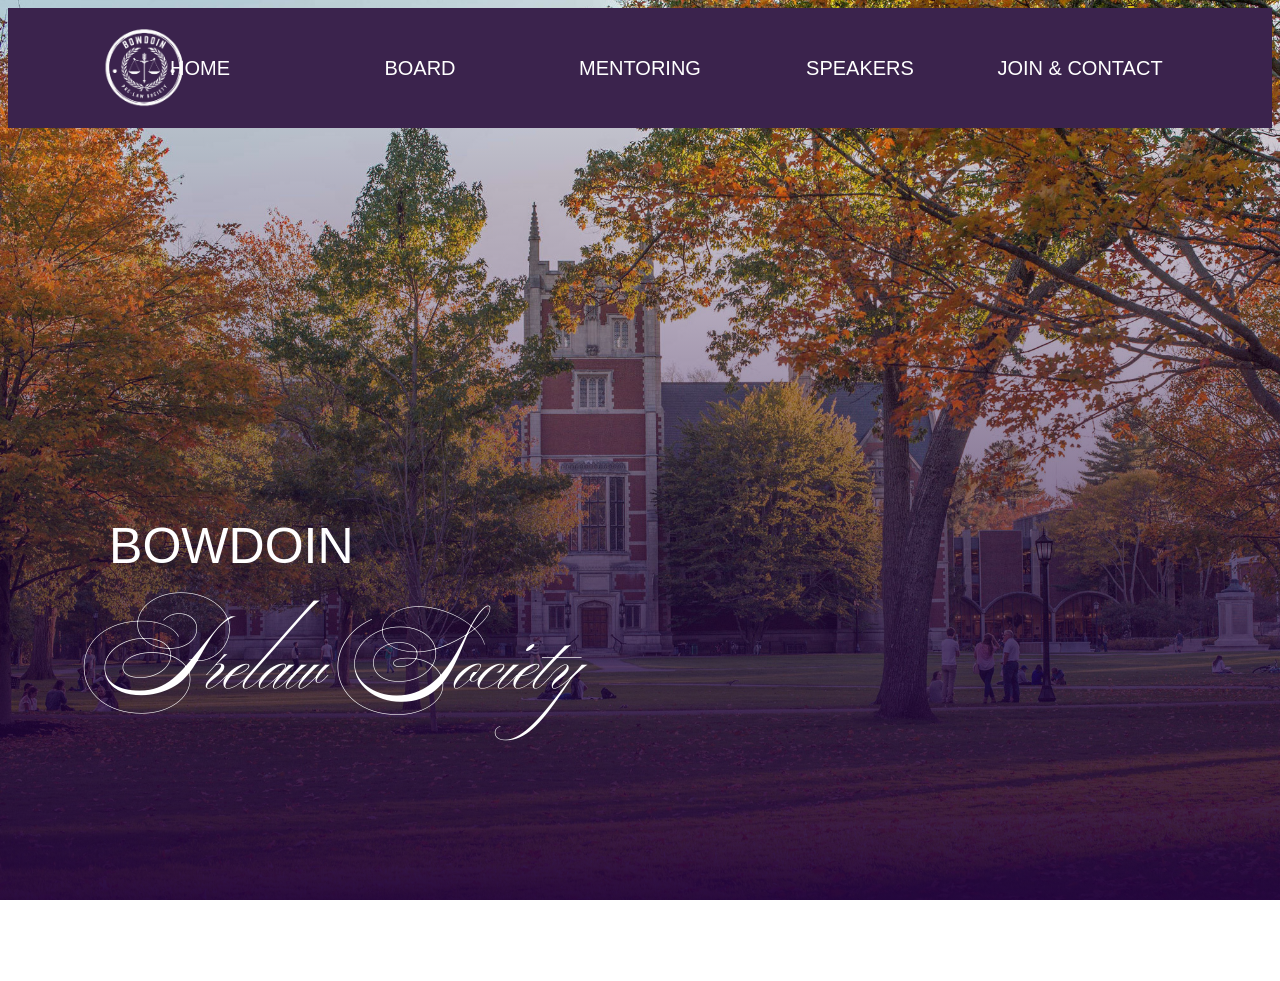
<file: index.html>
<!DOCTYPE html>
<html lang="en">
<head>
    <meta charset="UTF-8">
    <meta name="viewport" content="width=device-width, initial-scale=1.0">
    <title>Home</title>
    <link rel="stylesheet" href="./home.css"> 
    <link rel="preconnect" href="https://fonts.googleapis.com">
    <link rel="preconnect" href="https://fonts.gstatic.com" crossorigin>
    <link href="https://fonts.googleapis.com/css2?family=Ballet&display=swap" rel="stylesheet">
</head>
<body>
    <div class="flexx">
        <div class="logo"><img src="images/prelaw.png"></div>
        <div class="navbar"><a href="./index.html">HOME</a></div>
        <div class="navbar"><a href="./board.html">BOARD</a></div>
        <div class="navbar"><a href="./mentoring.html">MENTORING</a></div>
        <div class="navbar"><a href="./speakers.html">SPEAKERS</a></div>
        <div class="navbar"><a href="./join&contact.html">JOIN & CONTACT</a></div>
    </div>
    <div class="title1">
        <p>BOWDOIN</p>
    </div>
    <div class="title2">
        <p>Prelaw Society</p>
    </div>
    <footer style="color: white; text-align: right;">Built by Jenna Lam '28</footer>
</body>
</html>
</file>
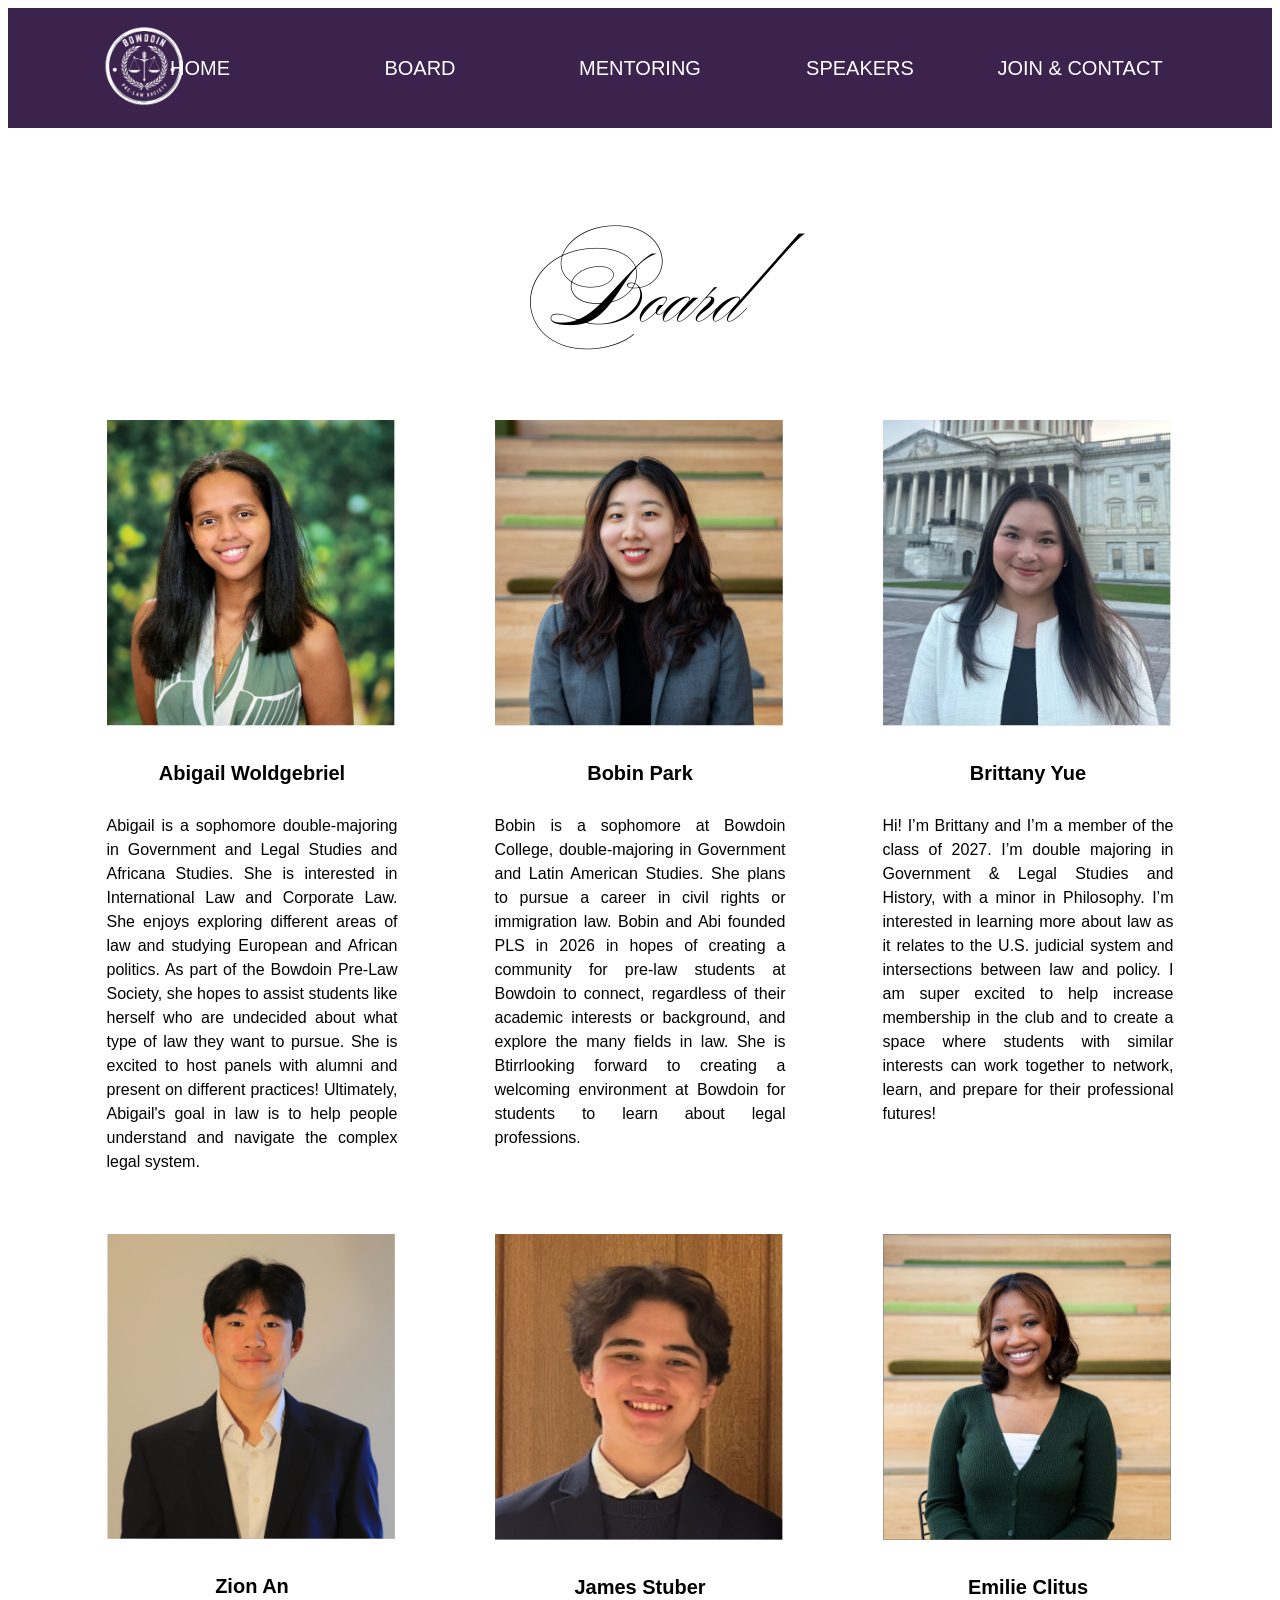
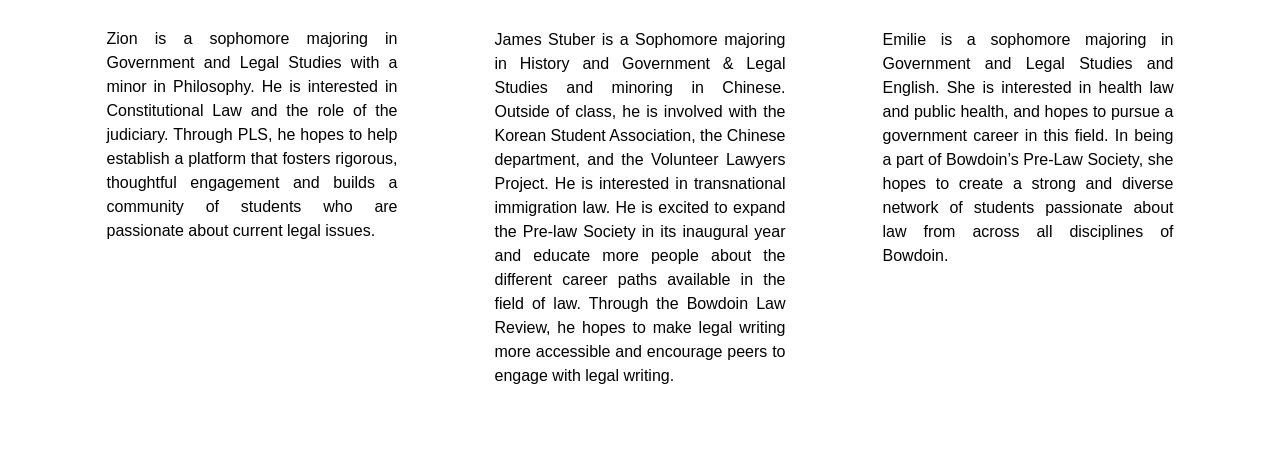
<file: board.html>
<!DOCTYPE html>
<html lang="en">
<head>
    <meta charset="UTF-8">
    <meta name="viewport" content="width=device-width, initial-scale=1.0">
    <title>Board</title>
    <link rel="stylesheet" href="./pages.css"
    <link rel="preconnect" href="https://fonts.googleapis.com">
    <link rel="preconnect" href="https://fonts.gstatic.com" crossorigin>
    <link href="https://fonts.googleapis.com/css2?family=Ballet&display=swap" rel="stylesheet">
</head>
<body>
    <div class="flexx">
        <div class="logo"><img src="images/prelaw.png"></div>
        <div class="navbar"><a href="./index.html">HOME</a></div>
        <div class="navbar"><a href="./board.html">BOARD</a></div>
        <div class="navbar"><a href="./mentoring.html">MENTORING</a></div>
        <div class="navbar"><a href="./speakers.html">SPEAKERS</a></div>
        <div class="navbar"><a href="./join&contact.html">JOIN & CONTACT</a></div>
    </div>
    <div class="title">
        <p>Board</p>
    </div>
    <div class="people">
        <div class="person">
            <img src="./images/abigail.png" alt="Abigail">
            <h5>Abigail Woldgebriel</h5>
            <p>Abigail is a sophomore double-majoring in Government and Legal Studies and Africana Studies. She is interested in International Law and Corporate Law. She enjoys exploring different areas of law and studying European and African politics. As part of the Bowdoin Pre-Law Society, she hopes to assist students like herself who are undecided about what type of law they want to pursue. She is excited to host panels with alumni and present on different practices! Ultimately, Abigail's goal in law is to help people understand and navigate the complex legal system.</p>
        </div>
        <div class="person">
            <img src="./images/bobin.png" alt="Bobin">
            <h5>Bobin Park</h5>
            <p>Bobin is a sophomore at Bowdoin College, double-majoring in Government and Latin American Studies. She plans to pursue a career in civil rights or immigration law. Bobin and Abi founded PLS in 2026 in hopes of creating a community for pre-law students at Bowdoin to connect, regardless of their academic interests or background, and explore the many fields in law. She is Btirrlooking forward to creating a welcoming environment at Bowdoin for students to learn about legal professions.</p>
        </div>
        <div class="person">
            <img src="./images/brittany.png" alt="Brittany">
            <h5>Brittany Yue</h5>
            <p>Hi! I’m Brittany and I’m a member of the class of 2027. I’m double majoring in Government & Legal Studies and History, with a minor in Philosophy. I’m interested in learning more about law as it relates to the U.S. judicial system and intersections between law and policy. I am super excited to help increase membership in the club and to create a space where students with similar interests can work together to network, learn, and prepare for their professional futures!</p>
        </div>
        <div class="person">
            <img src="./images/zion.png" alt="Zion">
            <h5>Zion An</h5>
            <p>Zion is a sophomore majoring in Government and Legal Studies with a minor in Philosophy. He is interested in Constitutional Law and the role of the judiciary. Through PLS, he hopes to help establish a platform that fosters rigorous, thoughtful engagement and builds a community of students who are passionate about current legal issues.</p>
        </div>
        <div class="person">
            <img src="./images/james.png" alt="James">
            <h5>James Stuber</h5>
            <p>James Stuber is a Sophomore majoring in History and Government & Legal Studies and minoring in Chinese. Outside of class, he is involved with the Korean Student Association, the Chinese department, and the Volunteer Lawyers Project. He is interested in transnational immigration law. He is excited to expand the Pre-law Society in its inaugural year and educate more people about the different career paths available in the field of law. Through the Bowdoin Law Review, he hopes to make legal writing more accessible and encourage peers to engage with legal writing.</p>
        </div>
        <div class="person">
            <img src="./images/emilie.png" alt="Emilie">
            <h5>Emilie Clitus</h5>
            <p>Emilie is a sophomore majoring in Government and Legal Studies and English. She is interested in health law and public health, and hopes to pursue a government career in this field. In being a part of Bowdoin’s Pre-Law Society, she hopes to create a strong and diverse network of students passionate about law from across all disciplines of Bowdoin. </p>
        </div>
    </div>
</body>
</html>
</file>
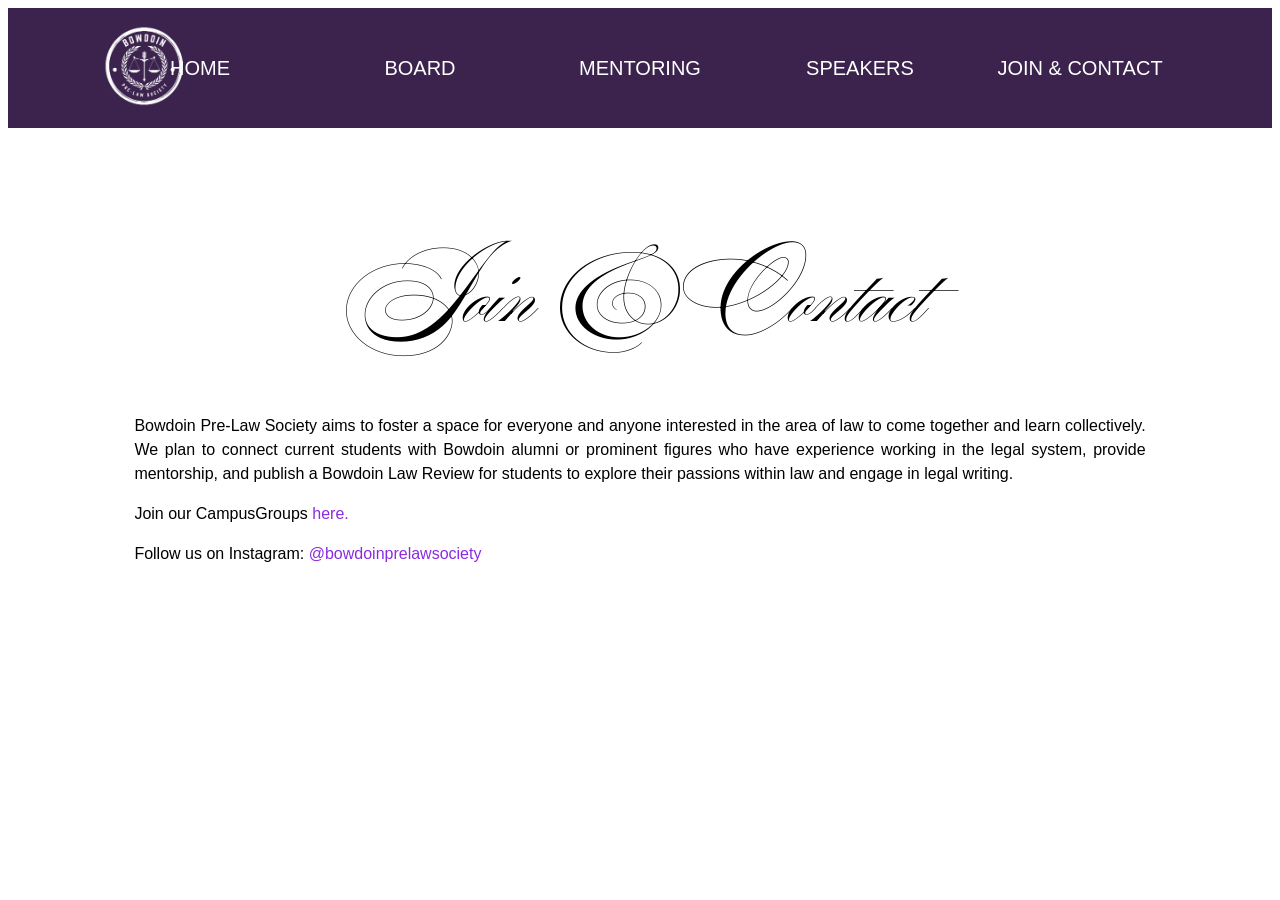
<file: join&contact.html>
<!DOCTYPE html>
<html lang="en">
<head>
    <meta charset="UTF-8">
    <meta name="viewport" content="width=device-width, initial-scale=1.0">
    <title>Join & Contact</title>
    <link rel="stylesheet" href="./pages.css">
    <link rel="preconnect" href="https://fonts.googleapis.com">
    <link rel="preconnect" href="https://fonts.gstatic.com" crossorigin>
    <link href="https://fonts.googleapis.com/css2?family=Ballet&display=swap" rel="stylesheet">
</head>
<body>
    <div class="flexx">
        <div class="logo"><img src="images/prelaw.png"></div>
        <div class="navbar"><a href="./index.html">HOME</a></div>
        <div class="navbar"><a href="./board.html">BOARD</a></div>
        <div class="navbar"><a href="./mentoring.html">MENTORING</a></div>
        <div class="navbar"><a href="./speakers.html">SPEAKERS</a></div>
        <div class="navbar"><a href="./join&contact.html">JOIN & CONTACT</a></div>
    </div>
    <div class="title">
        <p>Join & Contact</p>
    </div>
    <div class="gentext">
        <p>Bowdoin Pre-Law Society aims to foster a space for everyone and anyone interested in the area of law to come together and learn collectively. We plan to connect current students with Bowdoin alumni or prominent figures who have experience working in the legal system, provide mentorship, and publish a Bowdoin Law Review for students to explore their passions within law and engage in legal writing.</p>
        <p>Join our CampusGroups <span style="color:blueviolet"><a href="https://bowdoin.campusgroups.com/PreLaw/club_signup">here.</a></span></p>
        <p>Follow us on Instagram: <span style="color:blueviolet"><a href="https://www.instagram.com/bowdoinprelawsociety/">@bowdoinprelawsociety</a></span></p>
    </div>
</body>
</html>
</file>
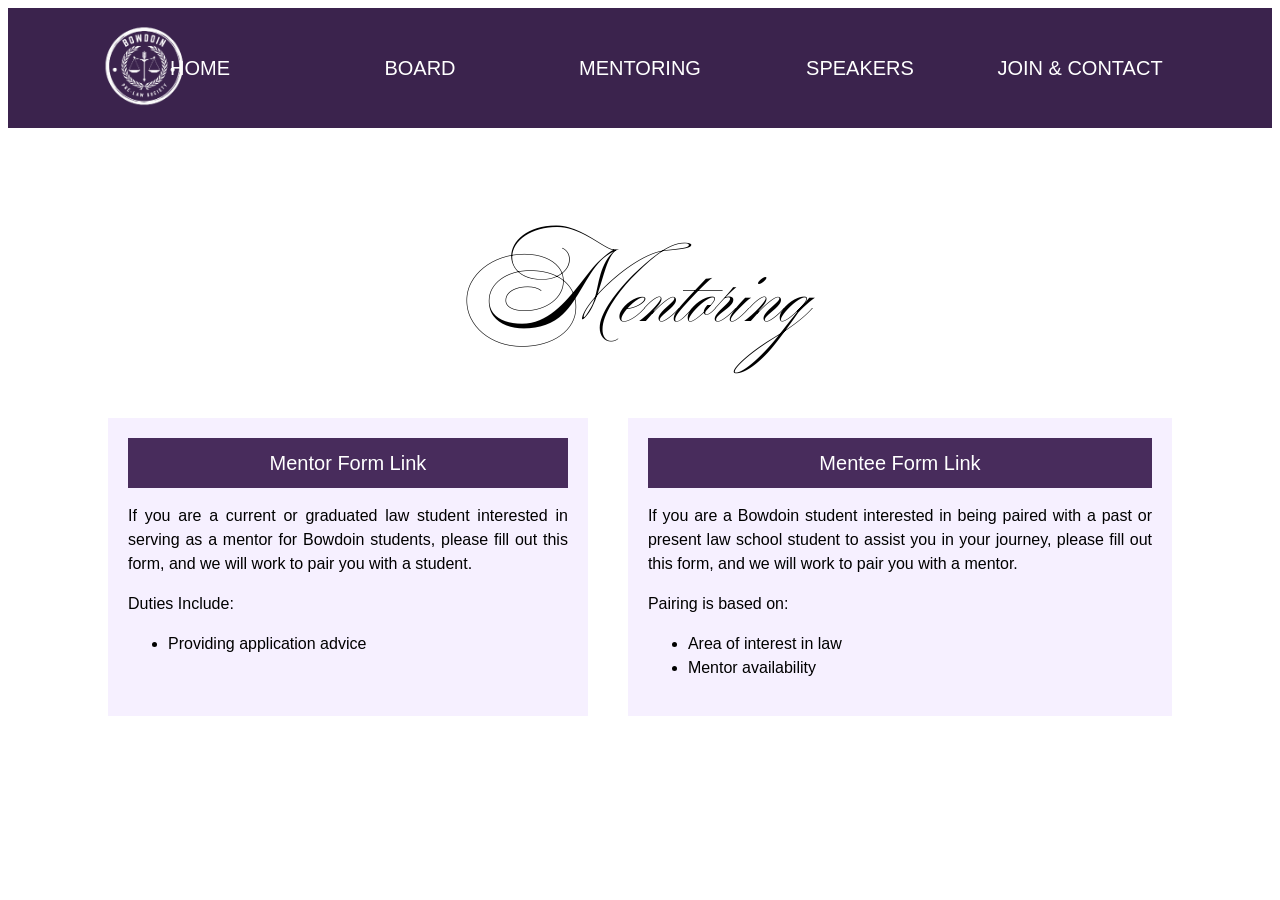
<file: mentoring.html>
<!DOCTYPE html>
<html lang="en">
<head>
    <meta charset="UTF-8">
    <meta name="viewport" content="width=device-width, initial-scale=1.0">
    <title>Document</title>
    <link rel="stylesheet" href="./pages.css"> 
    <link rel="preconnect" href="https://fonts.googleapis.com">
    <link rel="preconnect" href="https://fonts.gstatic.com" crossorigin>
    <link href="https://fonts.googleapis.com/css2?family=Ballet&display=swap" rel="stylesheet">
</head>
<body>
    <div class="flexx">
        <div class="logo"><img src="images/prelaw.png"></div>
        <div class="navbar"><a href="./index.html">HOME</a></div>
        <div class="navbar"><a href="./board.html">BOARD</a></div>
        <div class="navbar"><a href="./mentoring.html">MENTORING</a></div>
        <div class="navbar"><a href="./speakers.html">SPEAKERS</a></div>
        <div class="navbar"><a href="./join&contact.html">JOIN & CONTACT</a></div>
    </div>
    <div class="title">
        <p>Mentoring</p>
    </div>
    <div class="bodyy">
        <div class="mbox">
            <div class="mentorlink">
                <a href="https://forms.gle/3JX7CehZt9jAZNxR9">Mentor Form Link</a>
            </div>

            <p>If you are a current or graduated law student interested in serving as a mentor for Bowdoin students, please fill out this form, and we will work to pair you with a student.</p>
            <p>Duties Include:</p>
            <ul>
                <li>Providing application advice</li>
            </ul>
        </div>
        <div class="mbox">
            <div class="mentorlink">
                <a href="https://forms.gle/wV6GoJxnqMfHZBpJ7">Mentee Form Link</a>
            </div>
        
            <p>If you are a Bowdoin student interested in being paired with a past or present law school student to assist you in your journey, please fill out this form, and we will work to pair you with a mentor.</p>
            <p>Pairing is based on:</p>
            <ul>
                <li>Area of interest in law</li>
                <li>Mentor availability</li>
            </ul>
        </div>
    </div>
</body>
</html>
</file>
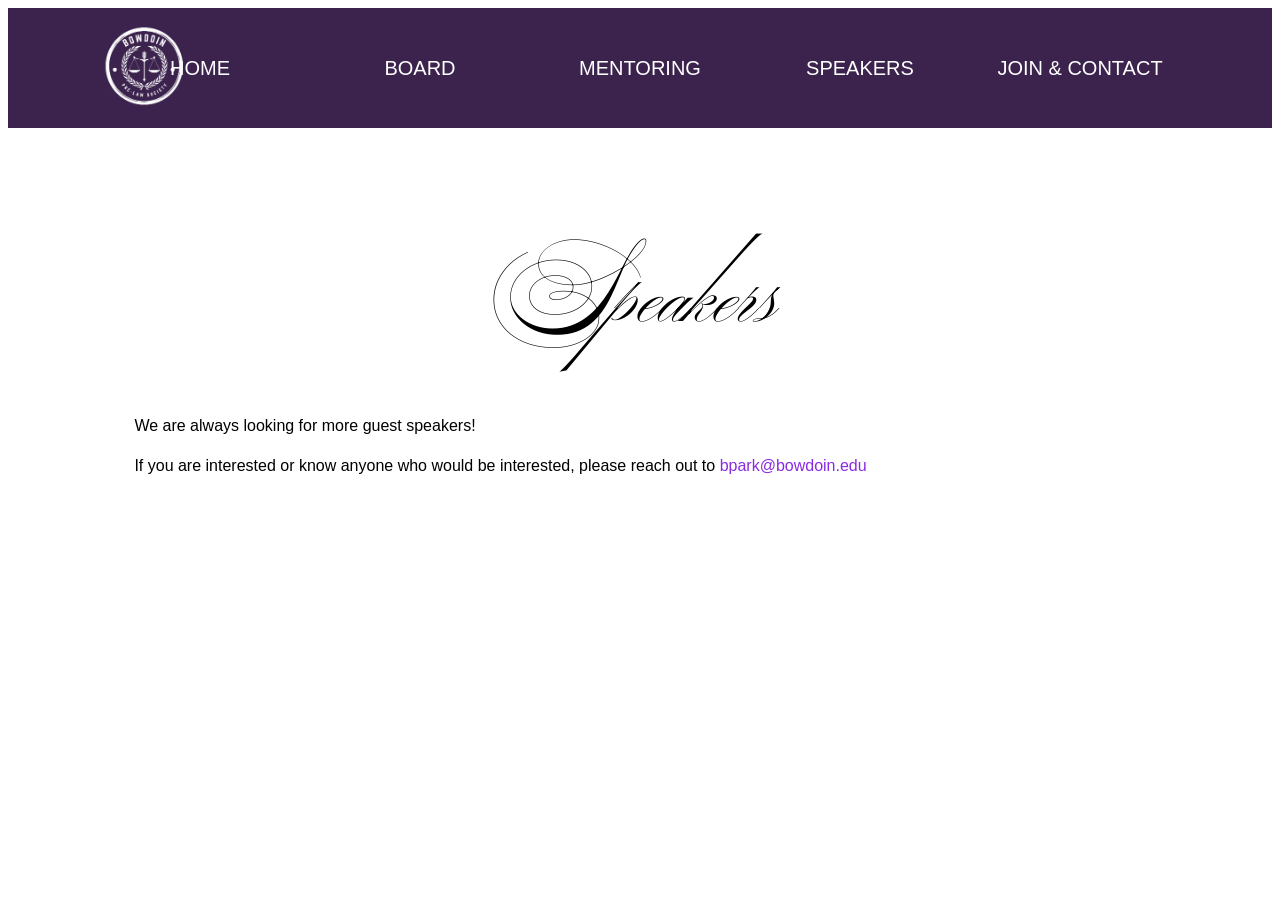
<file: speakers.html>
<!DOCTYPE html>
<html lang="en">
<head>
    <meta charset="UTF-8">
    <meta name="viewport" content="width=device-width, initial-scale=1.0">
    <title>Speakers</title>
    <link rel="stylesheet" href="./pages.css"> 
    <link rel="preconnect" href="https://fonts.googleapis.com">
    <link rel="preconnect" href="https://fonts.gstatic.com" crossorigin>
    <link href="https://fonts.googleapis.com/css2?family=Ballet&display=swap" rel="stylesheet">
</head>
<body>
    <div class="flexx">
        <div class="logo"><img src="images/prelaw.png"></div>
        <div class="navbar"><a href="./index.html">HOME</a></div>
        <div class="navbar"><a href="./board.html">BOARD</a></div>
        <div class="navbar"><a href="./mentoring.html">MENTORING</a></div>
        <div class="navbar"><a href="./speakers.html">SPEAKERS</a></div>
        <div class="navbar"><a href="./join&contact.html">JOIN & CONTACT</a></div>
    </div>
    <div class="title">
        <p>Speakers</p>
    </div>
    <div class="gentext">
        <p>We are always looking for more guest speakers!</p>
        <p>If you are interested or know anyone who would be interested, please reach out to <span style="color: blueviolet">bpark@bowdoin.edu</span></p>
    </div>
</body>
</html>
</file>
<file: home.css>
body {
    background-image: linear-gradient(rgba(255, 255, 255, 0), rgba(34, 3, 61, 0.961)),
    url("./images/68cc2fd575fcb6601f4a2d2b_6543b91ea4c4dc45ba694207_64df823c214dc17b531397ee_64caa42744dcea3a7d00f23d_1654130361-bowdoin_college_header_2.jpeg");
    background-position: 10%;
    background-position-y: 60%;
    background-repeat: no-repeat;
    background-size: cover;
    background-attachment: fixed;
    font-family: 'Lucida Sans', 'Lucida Sans Regular', 'Lucida Grande', 'Lucida Sans Unicode', Geneva, Verdana, sans-serif;
}

.flexx {
    display: flex;
    position: relative;
    justify-content:center;
    background-color: rgb(59, 35, 77);
    color:white;
    width:100%;
    align-items: center;
}

.navbar {
    padding:5px;
    margin: 5px;
    font-size: 20px;
    place-items: center;
    text-align: center;
}

.navbar a {
    color: inherit;
    text-decoration: none;
    display:grid;
    width: 200px;
    height: 100px;
    text-align: center;
    place-items: center;
    font-family:'Gill Sans', 'Gill Sans MT', Calibri, 'Trebuchet MS', sans-serif;
}

.navbar a:hover {
    color:rgb(210, 150, 228);
}

.logo {
    position:absolute;
    left: 30px;
}

.logo img{
    text-align: center;
    align-items: center;
    margin: 20px;
    margin-left:30%;
    max-width: 40%;
}

.title1 {
    position: relative;
    top: 10px;
    margin-left: 8%;
    margin-top: 30%;
    color: white;
    font-size: 50px;
    font-family:'Lucida Sans', 'Lucida Sans Regular', 'Lucida Grande', 'Lucida Sans Unicode', Geneva, Verdana, sans-serif
}

@keyframes slideIn {
  from { transform: translateY(100%); opacity: 0; }
  to { transform: translateY(0%); opacity: 1; }
}

.title2 {
    position: relative;
    top: -90px;
    left: 80px;
    font-size: 100px;
    font-family: 'Ballet', cursive;
    color: white;
    animation-name: slideIn;
    animation-duration: 2s;
    animation-fill-mode: forwards; 
}

a {
    color: inherit;
    text-decoration: none;
}
</file>
<file: pages.css>
body {
    font-family:'Lucida Sans', 'Lucida Sans Regular', 'Lucida Grande', 'Lucida Sans Unicode', Geneva, Verdana, sans-serif;
    line-height: 1.5;
    font-size: 16px;
    text-align: justify;
    text-justify:inter-word;
}

.flexx {
    display: flex;
    position: relative;
    justify-content:center;
    background-color: rgb(59, 35, 77);
    color:white;
    width:100%;
    align-items: center;
}

.navbar {
    padding:5px;
    margin: 5px;
    font-size: 20px;
    place-items: center;
    text-align: center;
}

.navbar a {
    color: inherit;
    text-decoration: none;
    display:grid;
    width: 200px;
    height: 100px;
    text-align: center;
    place-items: center;
    font-family:'Gill Sans', 'Gill Sans MT', Calibri, 'Trebuchet MS', sans-serif;
}

.navbar a:hover {
    color:rgb(210, 150, 228);
}

.logo {
    position:absolute;
    left: 30px;
}

.logo img{
    text-align: center;
    align-items: center;
    margin: 20px;
    margin-left:30%;
    max-width: 40%;
}

@keyframes slideIn {
  from { transform: translateY(-100%); opacity: 0; }
  to { transform: translateY(0%); opacity: 1; }
}

.title {
    margin-top: 80px;
    text-align: center;
    padding: 10px;
    animation-name: slideIn;
    animation-duration: 1s;
    animation-fill-mode: forwards; 
}

.title p {
    margin: 5px;
    padding: 5px;
    font-size: 100px;
    font-family: 'Ballet', cursive;
}

/* mentor page */

.bodyy {
    display: flex;
    justify-content: space-around;
    align-items: stretch;
    padding: 20px;
    margin:60px;
    margin-top: 0px;
    padding-top: 0px;
}

.mbox {
    padding: 20px;
    margin: 20px;
    background-color: rgb(246, 240, 255);
}

.mentorlink a {
    display: grid;
    width: fill;
    height: 50px;
    text-align: center;
    place-items: center;
    background-color: rgb(72, 44, 92);
    color: white;
    font-size: 20px;
}

.mentorlink a:hover {
    background-color:rgb(161, 132, 170);
}

/* board */

.person img{
    max-width: 99%;
}

.person {
    max-width: 25%;
    margin: 22px;
}

.person h5 {
    text-align: center;
    font-size: 20px;
    margin: 10px;
    margin-top: 15px;
    padding: 10px;
}

.people {
    display: flex;
    flex-wrap: wrap;
    justify-content: space-around;
    margin: 50px;
    margin-top: 0px;
}

/* join and contact */
.gentext {
    margin: 10%;
    margin-top: 0;
}


a {
    color: inherit;
    text-decoration: none;
}
</file>
